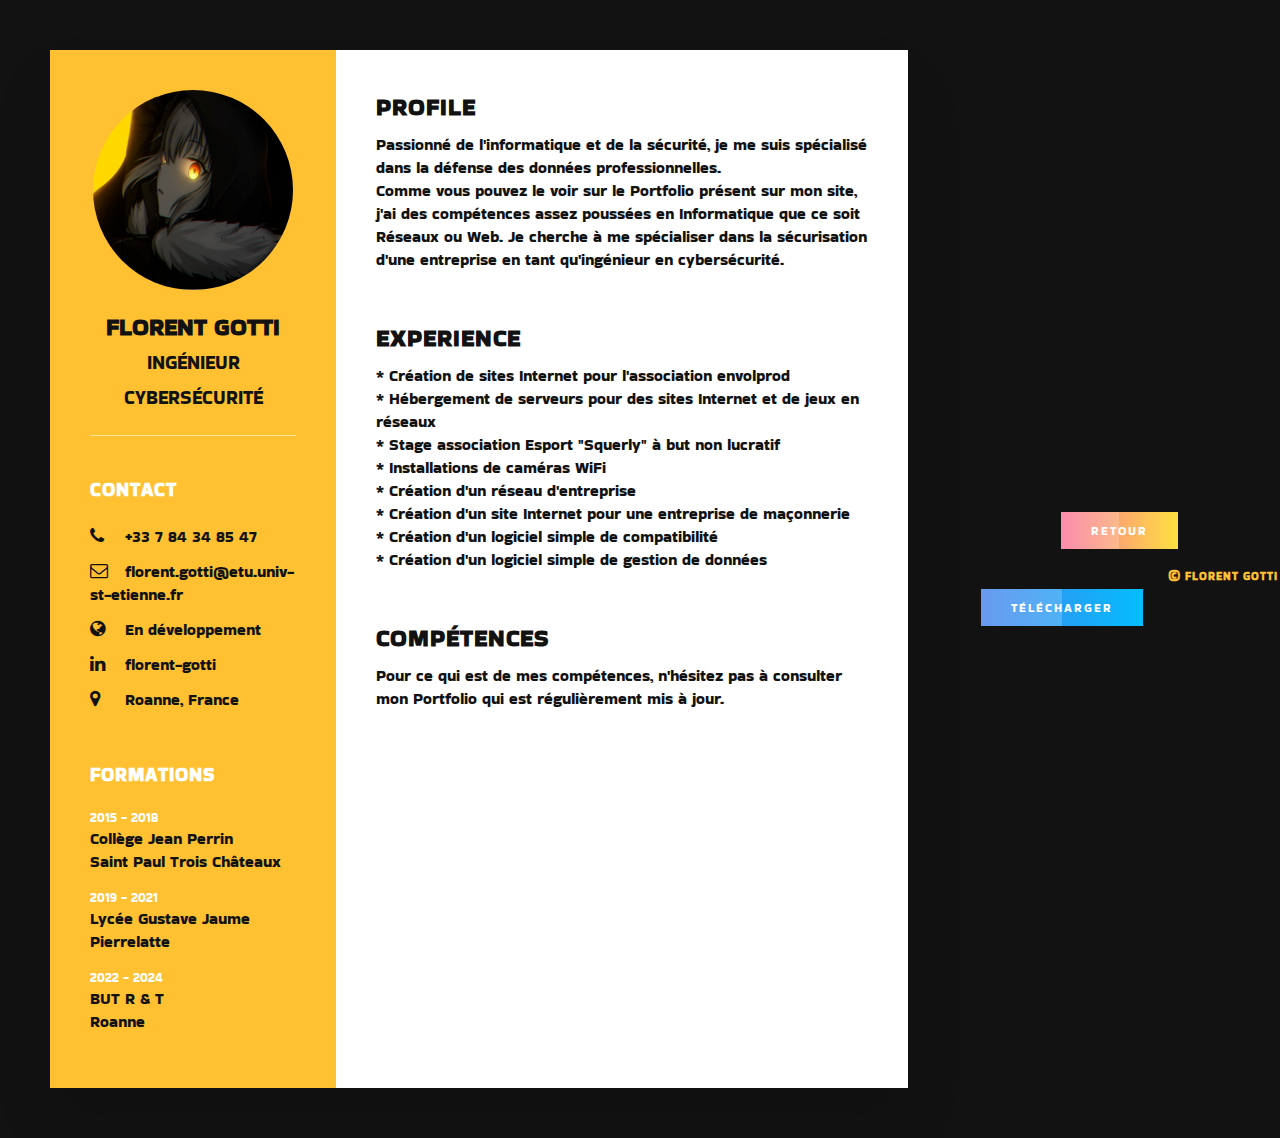
<file: Site Internet - Gotti Florent/sheet/CV.html>
<!DOCTYPE html>
<html>
    <head>
        <meta name="viewport" content="width=device-width, initial-scale=1.0">
        <title>SAE 14 - CV</title>
        <link rel="stylesheet" type="text/css" href="../stylesheet/CV.css">
        <link rel="preconnect" href="https://fonts.googleapis.com">
        <link rel="preconnect" href="https://fonts.gstatic.com" crossorigin>
        <link href="https://fonts.googleapis.com/css2?family=Bakbak+One&display=swap" rel="stylesheet">
        <link rel="stylesheet" href="https://cdnjs.cloudflare.com/ajax/libs/font-awesome/4.7.0/css/font-awesome.css" integrity="sha512-5A8nwdMOWrSz20fDsjczgUidUBR8liPYU+WymTZP1lmY9G6Oc7HlZv156XqnsgNUzTyMefFTcsFH/tnJE/+xBg==" crossorigin="anonymous" referrerpolicy="no-referrer"/>
    </head>
    <body>
        <div class="container">
            <div class="left_Side">
                <div class="profileText">
                    <div class="imgBx">
                        <img src="../picture/Capture.png">
                    </div>
                    <h2>Florent Gotti<br><span>Ingénieur Cybersécurité</span></h2>
                </div>

                    <div class="contactInfo">
                        <h3 class="title">Contact</h3>
                        <ul>
                            <li>
                                <span class="icon"><i class="fa fa-phone" aria-hidden="true"></i>
                                </span>
                                <span class="text">+33 7 84 34 85 47</span>
                            </li>
                            <li>
                                <span class="icon"><i class="fa fa-envelope-o" aria-hidden="true"></i>
                                </span>
                                <span class="text">florent.gotti@etu.univ-st-etienne.fr</span>
                            </li>
                            <li>
                                <span class="icon"><i class="fa fa-globe" aria-hidden="true"></i>
                                </span>
                                <span class="text">En développement</span>
                            </li>
                            <li>
                                <span class="icon"><i class="fa fa-linkedin" aria-hidden="true"></i>
                                </span>
                                <span class="text">florent-gotti</span>
                            </li>
                            <li>
                                <span class="icon"><i class="fa fa-map-marker" aria-hidden="true"></i>
                                </span>
                                <span class="text">Roanne, France</span>
                            </li>
                        </ul>
                    </div>

                    <div class="contactInfo education">
                        <h3 class="title">Formations</h3>
                        <ul>
                            <li>
                                <h5>2015 - 2018</h5>
                                <h4>Collège Jean Perrin</h4>
                                <h4>Saint Paul Trois Châteaux</h4>
                            </li> 
                            <li>
                                <h5>2019 - 2021</h5>
                                <h4>Lycée Gustave Jaume</h4>
                                <h4>Pierrelatte</h4>
                            </li> 
                            <li>
                                <h5>2022 - 2024</h5>
                                <h4>BUT R & T</h4>
                                <h4>Roanne</h4>
                            </li> 
                        </ul>
                    </div>
            </div>
            <div class="right_Side">
                <div class="about">
                    <h2 class="title2">Profile</h2>
                    <p>Passionné de l'informatique et de la sécurité, je me suis spécialisé dans la défense des données professionnelles.<br>Comme vous pouvez le voir sur le Portfolio présent sur mon site, j'ai des compétences assez poussées en Informatique que ce soit Réseaux ou Web. Je cherche à me spécialiser dans la sécurisation d'une entreprise en tant qu'ingénieur en cybersécurité.</p>
                </div>
                <div class="about">
                    <h2 class="title2">Experience</h2>
                    <p>* Création de sites Internet pour l'association envolprod</p>
                    <p>* Hébergement de serveurs pour des sites Internet et de jeux en réseaux</p>
                    <p>* Stage association Esport "Squerly" à but non lucratif</p>
                    <p>* Installations de caméras WiFi</p>
                    <p>* Création d'un réseau d'entreprise</p>
                    <p>* Création d'un site Internet pour une entreprise de maçonnerie</p>
                    <p>* Création d'un logiciel simple de compatibilité</p>
                    <p>* Création d'un logiciel simple de gestion de données</p>
                </div>
                <div class="about">
                    <h2 class="title2">Compétences</h2>
                    <p>Pour ce qui est de mes compétences, n'hésitez pas à consulter mon Portfolio qui est régulièrement mis à jour.</p>
                </div>
            </div>
        </div>
    <div class="container2">
            <a href="../index.html">Retour</a>
            <a href="download.html">Télécharger</a>
            <h6 class="title2">© Florent GOTTI</h2>
    </div>
    </body>

</html>
</file>
<file: Site Internet - Gotti Florent/stylesheet/CV.css>
*
{
	margin: 0;
    padding:0;
    box-sizing: border-box;
    font-family: 'Bakbak One', cursive;
}
body{
    background: #121212;
    display: flex;
    justify-content: center;
    align-items: center;
    min-height: 100vh;
}
.container{
    position: relative;
    width: 100%;
    max-width: 1000px;
    min-height: 1000px;
    background: #fff;
    margin: 50px;
    display: grid;
    grid-template-columns: 1fr 2fr;
    box-shadow: 0 35px 55px rgba(0,0,0,0.1);
}
.container .left_Side{
    position: relative;
    background-color: #ffc132;
    padding: 40px;
}

.profileText{
    position: relative;
    display: flex;
    flex-direction: column;
    align-items: center;
    padding-bottom: 20px;
    border-bottom: 1px solid rgba(255, 255, 255, 0.5);
}
.profileText .imgBx
{
    position: relative;
    width: 200px;
    height: 200px;
    border-radius: 50%;
    overflow: hidden;
}
.profileText .imgBx img{
    position: absolute;
    top: 0;
    left: 0;
    width: 100%;
    height: 100%;
    object-fit: cover;
}
.profileText h2{
    color: #121212;
    font-size: 1.5em;
    margin-top: 20px;
    text-transform: uppercase;
    text-align: center;
    font-weight: 600;
    line-height: 1.4em;
}
.profileText h2 span{
    font-size: 0.8em;
    font-weight: 300;
}
.contactInfo{
    padding-top: 40px;

}
.title{
    color: #fff;
    text-transform: uppercase;
    font-weight: 600;
    letter-spacing: 1px;
    margin-bottom: 20px;

}
.contactInfo ul{
    position: relative;
}
.contactInfo ul li{
    position: relative;
    list-style: none;
    margin: 10px 0;
    cursor: pointer;
}
.contactInfo ul li .icon{
    display: inline-block;
    width: 30px;
    font-size: 18px;
    color: #121212;
}
.contactInfo ul li span{
    color: #121212;
    font-weight:300;
}
.contactInfo.education li{
    margin-bottom: 15px;
}
.contactInfo.education h5{
    color: #fff;
    font-weight: 500;
}
.contactInfo.education h4{
    color: #121212;
    font-weight: 500;
}
.container .right_Side{
    position: relative;
    background-color: #fff;
    padding: 40px;
}
.about{
    margin-bottom: 50px;
}
.about:last-child{
    margin-bottom: 0;
}
.title2{
    color: #121212;
    text-transform: uppercase;
    letter-spacing: 1px;
    margin-bottom: 10px;
}
p{
    color:#121212;
}
.container2
{
	width: 480px;
	display: flex;
	justify-content: space-around;
	flex-wrap: wrap;
}
.container2 a
{
	position: relative;
	display: inline-block;
	padding: 10px 30px;
	margin: 20px;
	text-decoration: none;
	text-transform: uppercase;
	letter-spacing: 2px;
	font-size: 12px;
	color: #fff;
	transition: 0.5s;
}
.container2 a:nth-child()
{
	background: linear-gradient(to right, #a18cd1, #fbc2eb, #a18cd1);
	background-size: 200%;
}
.container2 a:nth-child()
{
	background: linear-gradient(to right, #43e97b, #38f9d7, #43e97b);
	background-size: 200%;
}
.container2 a:nth-child(1)
{
	background: linear-gradient(to right, #fa709a, #fee140, #fa709a);
	background-size: 200%;
}
.container2 a:nth-child(2)
{
	background: linear-gradient(to right, #4481eb, #04befe, #4481eb);
	background-size: 200%;
}
.container2 a:nth-child()
{
	background: linear-gradient(to right, #FFE29F, #FFA99F, #FFE29F);
	background-size: 200%;
}
.container2 a:nth-child()
{
	background: linear-gradient(to right, #fdfc47, #24fe41, #fdfc47);
	background-size: 200%;
}
.container2 a:hover
{
	background-position-x: 100%;
	transform: translateY(-15px);
}
.container2 a:after
{
	content: '';
	position: absolute;
	top: 0;
	left: 0;
	width: 50%;
	height: 100%;
	background: rgba(255,255,255,.2);
}
.container2 a:before
{
	content: '';
	position: absolute;
	bottom: 0px;
	left: 5%;
	width: 90%;
	height: 4px;
	background: rgba(0,0,0,0.2);
	border-radius: 50%;
	transform: scale(0);
	transition: 0.5s;
	filter: blur(5px);
	z-index: -1;
}
.container2 a:hover:before
{
	transform: scale(1);
	bottom: -15px;
}
.container2 h6{
    color:#ffc132;
}
</file>
